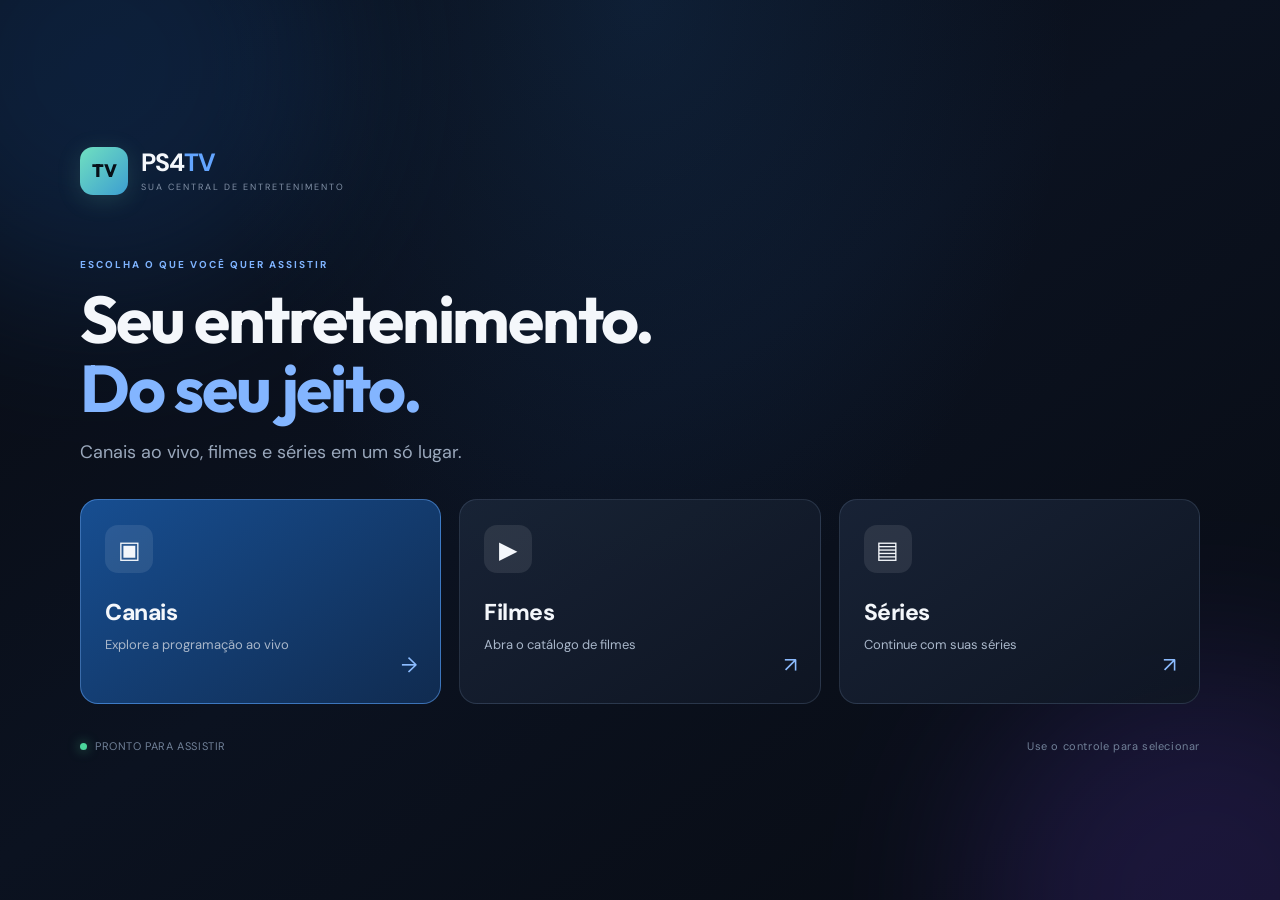
<file: ps4-tv/index.html>
<!doctype html>
<html lang="pt-BR">
<head>
  <meta charset="utf-8">
  <meta name="viewport" content="width=device-width, initial-scale=1, viewport-fit=cover">
  <meta name="theme-color" content="#080b12">
  <title>PS4 TV</title>
  <link rel="stylesheet" href="style.css">
</head>
<body>

  <main id="launcherView" class="launcher-view" aria-label="Menu principal">
    <div class="launcher-glow launcher-glow-one"></div>
    <div class="launcher-glow launcher-glow-two"></div>
    <section class="launcher-content">
      <div class="launcher-brand">
        <div class="brand-mark launcher-mark">TV</div>
        <div><strong>PS4<span>TV</span></strong><small>SUA CENTRAL DE ENTRETENIMENTO</small></div>
      </div>
      <p class="eyebrow launcher-eyebrow">ESCOLHA O QUE VOCÊ QUER ASSISTIR</p>
      <h1 class="launcher-title">Seu entretenimento.<br><span>Do seu jeito.</span></h1>
      <p class="launcher-subtitle">Canais ao vivo, filmes e séries em um só lugar.</p>
      <div class="launcher-buttons">
        <button id="launchChannels" class="launcher-card launcher-card-primary" type="button">
          <span class="launcher-icon" aria-hidden="true">▣</span>
          <span class="launcher-card-title">Canais</span>
          <span class="launcher-card-description">Explore a programação ao vivo</span>
          <span class="launcher-card-arrow" aria-hidden="true">→</span>
        </button>
        <button id="launchMovies" class="launcher-card" type="button" data-watch="filmes">
          <span class="launcher-icon" aria-hidden="true">▶</span>
          <span class="launcher-card-title">Filmes</span>
          <span class="launcher-card-description">Abra o catálogo de filmes</span>
          <span class="launcher-card-arrow" aria-hidden="true">↗</span>
        </button>
        <button id="launchSeries" class="launcher-card" type="button" data-watch="series">
          <span class="launcher-icon" aria-hidden="true">▤</span>
          <span class="launcher-card-title">Séries</span>
          <span class="launcher-card-description">Continue com suas séries</span>
          <span class="launcher-card-arrow" aria-hidden="true">↗</span>
        </button>
      </div>
      <div class="launcher-footer"><span><i class="launcher-status-dot"></i> PRONTO PARA ASSISTIR</span><span>Use o controle para selecionar</span></div>
    </section>
  </main>

  <div class="app-shell hidden">
    <header class="topbar">
      <div class="brand" aria-label="PS4 TV">
        <div class="brand-mark">TV</div>
        <div><strong>PS4<span>TV</span></strong><small>SUA CENTRAL DE CANAIS</small></div>
      </div>
      <label class="search-wrap">
        <span aria-hidden="true">⌕</span>
        <input id="searchInput" type="search" placeholder="Buscar canal..." autocomplete="off" aria-label="Buscar canal">
        <kbd>/</kbd>
      </label>
      <div class="top-actions">
        <button id="favoritesToggle" class="ghost-button" type="button" aria-pressed="false">★ Favoritos</button>
        <span id="channelCount" class="channel-count">Carregando...</span>
      </div>
    </header>

    <div class="layout">
      <aside class="sidebar">
        <p class="side-label">BIBLIOTECA</p>
        <nav id="categoryNav" class="category-nav" aria-label="Categorias">
          <button class="category-button active" data-category="0" type="button"><span>▦</span> Todos</button>
        </nav>
        <div class="sidebar-bottom">
          <div class="status-dot"></div>
          <div><strong>PS4 TV</strong><small>Interface experimental</small></div>
        </div>
      </aside>

      <main class="main-content">
        <section id="homeView">
          <div class="welcome-row">
            <div>
              <p class="eyebrow">SEU ENTRETENIMENTO, EM UM SÓ LUGAR</p>
              <h1 id="sectionTitle">Todos os canais</h1>
              <p id="sectionSubtitle" class="subtitle">Escolha um canal para começar a assistir.</p>
            </div>
            <div class="remote-hint"><span>✦</span> Navegue com o controle do PS4</div>
          </div>
          <div id="recentSection" class="recent-section hidden">
            <div class="section-heading"><h2>Continuar assistindo</h2><span>ÚLTIMO ACESSADO</span></div>
            <div id="recentCard" class="recent-card"></div>
          </div>
          <div class="section-heading channels-heading"><h2 id="gridHeading">Canais</h2><span id="gridMeta"></span></div>
          <div id="channelGrid" class="channel-grid" aria-live="polite"></div>
          <div id="emptyState" class="empty-state hidden"><div>⌕</div><h2>Nenhum canal encontrado</h2><p>Tente outro nome ou selecione uma categoria diferente.</p></div>
        </section>

        <section id="playerView" class="player-view hidden">
          <div class="player-toolbar">
            <button id="backButton" class="back-button" type="button">← Voltar aos canais</button>
            <div class="now-playing"><span class="live-dot"></span> AGORA ASSISTINDO</div>
            <button id="openExternalButton" class="ghost-button" type="button">Abrir link ↗</button>
          </div>
          <div class="player-frame-wrap">
            <div id="playerPlaceholder" class="player-placeholder">
              <div class="placeholder-logo">TV</div>
              <h2 id="playerChannelName">Canal</h2>
              <p>Carregando transmissão...</p>
              <div class="loading-bar"><i></i></div>
              <p class="player-tip">Se o vídeo não aparecer, use <strong>“Abrir link”</strong> para testar a página original do canal.</p>
            </div>
            <iframe id="channelFrame" title="Reprodutor do canal" allow="autoplay; fullscreen; encrypted-media; picture-in-picture" allowfullscreen referrerpolicy="strict-origin-when-cross-origin"></iframe>
          </div>
          <div class="player-info"><div><p class="eyebrow">CANAL SELECIONADO</p><h1 id="playerInfoName">Canal</h1></div><p>Pressione <kbd>O</kbd> ou selecione “Voltar aos canais” para retornar.</p></div>
        </section>
      </main>
    </div>
    <footer class="footer"><span>PS4 TV</span><span>Feito para navegar pelo controle</span><span id="footerStatus">Pronto</span></footer>
  </div>
  <div id="toast" class="toast" role="status" aria-live="polite"></div>
  <script src="app.js"></script>
</body>
</html>
</file>
<file: ps4-tv/style.css>
@import url('https://fonts.googleapis.com/css2?family=DM+Sans:wght@400;500;600;700&family=Outfit:wght@400;500;600;700;800&display=swap');
:root{color-scheme:dark;--bg:#080b12;--panel:#101621;--panel2:#151e2b;--line:#253144;--muted:#8c9aaf;--text:#f3f6fb;--accent:#70e0c0;--accent2:#a0f1da;--focus:#f7cb75}
*{box-sizing:border-box}
html{background:var(--bg);scroll-behavior:smooth}
body{margin:0;background:radial-gradient(ellipse at 72% -15%,#172e3c 0,transparent 40%),var(--bg);color:var(--text);font-family:'DM Sans',Arial,sans-serif;min-height:100vh}
button,input{font:inherit}
button{color:inherit;cursor:pointer}
button:focus-visible,input:focus-visible,.channel-card:focus-visible{outline:3px solid var(--focus);outline-offset:3px}
.app-shell{min-height:100vh;display:flex;flex-direction:column}
.topbar{height:86px;display:flex;align-items:center;gap:34px;padding:0 4.2%;border-bottom:1px solid rgba(255,255,255,.07);background:rgba(8,11,18,.8)}
.brand{display:flex;align-items:center;gap:12px;min-width:205px}
.brand-mark{height:43px;width:43px;border-radius:13px;background:linear-gradient(135deg,var(--accent),#3c9ed1);color:#071018;font-family:Outfit,sans-serif;font-size:17px;font-weight:800;display:grid;place-items:center;box-shadow:0 5px 25px #70e0c028}
.brand strong{font-family:Outfit,sans-serif;font-size:23px;letter-spacing:-.8px;display:block;line-height:1}
.brand strong span{color:var(--accent)}
.brand small{display:block;color:var(--muted);font-size:9px;letter-spacing:1.5px;margin-top:6px}
.search-wrap{height:43px;max-width:470px;flex:1;display:flex;align-items:center;gap:10px;background:#111824;border:1px solid #263244;border-radius:12px;padding:0 13px;color:var(--muted)}
.search-wrap>span{font-size:24px;line-height:1}
.search-wrap input{width:100%;min-width:0;border:0;outline:0;background:transparent;color:var(--text);font-size:14px}
.search-wrap input::placeholder{color:#77869a}
kbd{font-family:inherit;border:1px solid #354154;background:#1a2432;border-radius:5px;padding:2px 6px;color:#9caabd;font-size:11px}
.top-actions{display:flex;align-items:center;gap:16px;margin-left:auto}
.ghost-button{border:1px solid #2a3649;background:#121a27;padding:10px 13px;border-radius:9px;font-size:12px;font-weight:700;white-space:nowrap}
.ghost-button[aria-pressed="true"]{border-color:var(--accent);color:var(--accent);background:#70e0c012}
.channel-count{font-size:11px;color:var(--muted);white-space:nowrap}
.layout{display:grid;grid-template-columns:230px minmax(0,1fr);flex:1}
.sidebar{border-right:1px solid rgba(255,255,255,.07);padding:31px 18px 20px 24px;display:flex;flex-direction:column;min-height:calc(100vh - 132px)}
.side-label,.eyebrow{font-size:10px;letter-spacing:1.8px;font-weight:700;color:var(--muted);margin:0 0 15px}
.category-nav{display:flex;flex-direction:column;gap:5px}
.category-button{width:100%;display:flex;align-items:center;gap:12px;text-align:left;padding:12px 13px;background:transparent;border:1px solid transparent;border-radius:10px;color:#aeb9c9;font-size:13px;font-weight:600}
.category-button span{font-size:17px;width:20px;text-align:center;color:#8190a5}
.category-button:hover{background:#131b28;color:#fff}
.category-button.active{background:linear-gradient(90deg,#70e0c019,transparent);border-color:#70e0c02b;color:var(--accent)}
.category-button.active span{color:var(--accent)}
.sidebar-bottom{margin-top:auto;padding:16px 5px 0;border-top:1px solid rgba(255,255,255,.07);display:flex;align-items:center;gap:10px}
.status-dot{width:8px;height:8px;border-radius:50%;background:var(--accent);box-shadow:0 0 12px #70e0c077}
.sidebar-bottom strong,.sidebar-bottom small{display:block}.sidebar-bottom strong{font-size:12px}.sidebar-bottom small{font-size:10px;color:var(--muted);margin-top:4px}
.main-content{padding:39px 4.2% 48px;min-width:0}
.welcome-row{display:flex;align-items:flex-end;justify-content:space-between;gap:20px;margin-bottom:35px}
.eyebrow{color:var(--accent);margin-bottom:9px}
h1,h2,p{margin-top:0}
h1{font-family:Outfit,sans-serif;font-size:clamp(27px,3vw,40px);line-height:1.1;letter-spacing:-1.1px;margin-bottom:10px}
.subtitle{color:var(--muted);font-size:14px;margin-bottom:0}
.remote-hint{display:flex;align-items:center;gap:8px;color:#9eacbe;font-size:11px;padding-bottom:4px;white-space:nowrap}
.remote-hint span{color:var(--accent);font-size:17px}
.section-heading{display:flex;align-items:center;justify-content:space-between;margin:0 0 17px}
.section-heading h2{font-family:Outfit,sans-serif;font-size:19px;letter-spacing:-.4px;margin:0}
.section-heading>span{font-size:9px;color:var(--muted);letter-spacing:1.4px}
.channels-heading{margin-top:2px}
.channel-grid{display:grid;grid-template-columns:repeat(5,minmax(0,1fr));gap:14px}
.channel-card{position:relative;min-width:0;text-align:left;padding:0;border:1px solid #222e40;border-radius:13px;overflow:hidden;background:linear-gradient(145deg,#141d2a,#0e141e);transition:transform .15s,border-color .15s,background .15s;display:flex;flex-direction:column}
.channel-card:hover,.channel-card:focus-visible{transform:translateY(-3px);border-color:#70e0c0a8;background:#172431}
.channel-art{height:100px;display:grid;place-items:center;padding:16px;background:radial-gradient(ellipse at center,#24374a 0,transparent 68%);position:relative}
.channel-art img{max-width:100%;max-height:67px;object-fit:contain;filter:drop-shadow(0 3px 8px #0005)}
.channel-art .fallback-logo{font-family:Outfit,sans-serif;font-size:22px;font-weight:800;color:#e7eef7;letter-spacing:-1px;text-align:center}
.favorite-star{position:absolute;right:8px;top:8px;width:25px;height:25px;border:1px solid #ffffff16;background:#080b12b8;border-radius:8px;color:#78879b;font-size:14px;display:grid;place-items:center;padding:0}
.favorite-star.is-favorite{color:var(--focus);border-color:#f7cb7540}
.card-copy{padding:12px 12px 13px;border-top:1px solid #ffffff09;display:flex;flex-direction:column;gap:5px}
.card-name{font-size:12px;font-weight:700;line-height:1.35;overflow:hidden;text-overflow:ellipsis;white-space:nowrap}
.card-category{font-size:10px;color:var(--muted);overflow:hidden;text-overflow:ellipsis;white-space:nowrap}
.recent-section{margin-bottom:31px}
.recent-card{max-width:520px}
.recent-card .channel-card{display:grid;grid-template-columns:130px 1fr;align-items:stretch}
.recent-card .channel-art{height:83px}.recent-card .card-copy{justify-content:center;border-top:0;border-left:1px solid #ffffff09}
.hidden{display:none!important}
.empty-state{text-align:center;padding:70px 20px;color:var(--muted)}
.empty-state>div{font-size:45px;color:#5d6b7f}.empty-state h2{font-family:Outfit,sans-serif;color:var(--text);margin:12px 0}.empty-state p{font-size:13px}
.footer{height:46px;border-top:1px solid rgba(255,255,255,.06);display:flex;align-items:center;justify-content:space-between;padding:0 4.2%;font-size:10px;color:#65748a}
.footer span:first-child{font-weight:700;color:#9aa8ba;letter-spacing:1px}
.player-view{min-height:65vh}
.player-toolbar{display:flex;align-items:center;gap:16px;margin-bottom:18px}
.back-button{background:#151e2b;border:1px solid #2a374a;border-radius:9px;padding:11px 14px;font-size:12px;font-weight:700}
.now-playing{font-size:10px;color:#c4cfdd;letter-spacing:1.5px;display:flex;align-items:center;gap:8px}
.live-dot{width:7px;height:7px;border-radius:50%;background:#f06f77;box-shadow:0 0 12px #f06f7780}
.player-toolbar .ghost-button{margin-left:auto}
.player-frame-wrap{height:min(65vh,650px);min-height:310px;position:relative;border:1px solid #29374a;border-radius:15px;overflow:hidden;background:#020306;display:grid;place-items:center}
#channelFrame{position:absolute;inset:0;width:100%;height:100%;border:0;background:#000}
.player-placeholder{position:absolute;z-index:1;display:flex;flex-direction:column;align-items:center;text-align:center;gap:9px;padding:25px;pointer-events:none}
.player-placeholder h2{font-family:Outfit,sans-serif;margin:4px 0 0;font-size:24px}.player-placeholder p{color:#9ba9bc;font-size:12px;margin:0}
.placeholder-logo{height:55px;width:55px;border-radius:16px;background:linear-gradient(135deg,var(--accent),#3c9ed1);color:#071018;font-family:Outfit,sans-serif;font-size:21px;font-weight:800;display:grid;place-items:center}
.loading-bar{width:130px;height:3px;background:#253144;border-radius:4px;overflow:hidden;margin:7px 0}
.loading-bar i{display:block;width:40%;height:100%;background:var(--accent);animation:loading 1.3s infinite ease-in-out}
@keyframes loading{0%{transform:translateX(-100%)}100%{transform:translateX(350%)}}
.player-placeholder .player-tip{max-width:420px;margin-top:10px;line-height:1.6}
.player-info{display:flex;justify-content:space-between;align-items:center;gap:20px;padding:23px 2px}
.player-info h1{font-size:26px;margin:0}.player-info>p{font-size:11px;color:var(--muted);margin:0}
.toast{position:fixed;bottom:60px;left:50%;transform:translate(-50%,15px);padding:11px 16px;background:#1c2938;border:1px solid #35465c;border-radius:10px;color:#f4f7fb;font-size:12px;opacity:0;pointer-events:none;transition:opacity .2s,transform .2s;z-index:20;max-width:80vw;text-align:center}
.toast.show{opacity:1;transform:translate(-50%,0)}
@media(max-width:1250px){.channel-grid{grid-template-columns:repeat(4,minmax(0,1fr))}.topbar{gap:20px}.brand{min-width:170px}}
@media(max-width:900px){.layout{grid-template-columns:180px minmax(0,1fr)}.sidebar{padding-left:14px;padding-right:12px}.channel-grid{grid-template-columns:repeat(3,minmax(0,1fr))}.channel-count{display:none}.main-content{padding-left:25px;padding-right:25px}.remote-hint{display:none}}
@media(max-width:620px){.topbar{height:auto;min-height:78px;padding:14px 16px;flex-wrap:wrap;gap:12px}.brand{min-width:0;flex:1}.brand-mark{width:36px;height:36px}.brand strong{font-size:20px}.brand small{font-size:8px}.search-wrap{order:3;flex-basis:100%;max-width:none}.top-actions{margin-left:0}.ghost-button{padding:9px}.layout{display:block}.sidebar{min-height:0;padding:12px 14px;border-right:0;border-bottom:1px solid #ffffff0d}.side-label{display:none}.category-nav{flex-direction:row;overflow-x:auto;padding:2px 0}.category-button{width:auto;white-space:nowrap;padding:9px 12px}.sidebar-bottom{display:none}.main-content{padding:27px 16px}.welcome-row{margin-bottom:27px}.channel-grid{grid-template-columns:repeat(2,minmax(0,1fr));gap:10px}.channel-art{height:83px}.card-copy{padding:10px}.footer{padding:0 16px}.footer span:nth-child(2){display:none}.player-frame-wrap{min-height:240px;height:50vh}.player-info{align-items:flex-start;flex-direction:column}.now-playing{display:none}}
@media(prefers-reduced-motion:reduce){*,*::before,*::after{animation-duration:.01ms!important;scroll-behavior:auto!important;transition-duration:.01ms!important}}


/* --- Nova tela inicial de categorias --- */
.launcher-view {
  position: fixed;
  inset: 0;
  z-index: 100;
  min-height: 100vh;
  min-height: 100dvh;
  overflow: auto;
  display: grid;
  place-items: center;
  padding: clamp(24px, 5vw, 64px);
  isolation: isolate;
  background:
    radial-gradient(ellipse at 50% 0%, rgba(32, 90, 155, .22), transparent 48%),
    linear-gradient(145deg, #080b12 0%, #0b1220 48%, #080b12 100%);
  color: #f4f7fb;
}
.launcher-glow {
  position: absolute;
  z-index: -1;
  width: 36vw;
  height: 36vw;
  min-width: 260px;
  min-height: 260px;
  border-radius: 50%;
  filter: blur(85px);
  opacity: .16;
  pointer-events: none;
}
.launcher-glow-one { top: -18%; left: -10%; background: #2585ff; }
.launcher-glow-two { right: -12%; bottom: -25%; background: #7c4dff; }
.launcher-content { width: min(1120px, 100%); margin: auto; }
.launcher-brand { display: flex; align-items: center; gap: 13px; margin-bottom: clamp(35px, 7vh, 76px); }
.launcher-brand strong { display: block; font-size: 25px; letter-spacing: -.8px; line-height: 1.1; }
.launcher-brand strong span { color: #63a5ff; }
.launcher-brand small { display: block; margin-top: 5px; color: #8291a7; font-size: 9px; letter-spacing: 2px; }
.launcher-mark { display: grid; place-items: center; width: 48px; height: 48px; font-size: 18px; }
.launcher-eyebrow { margin-bottom: 14px; color: #7fb4ff; letter-spacing: 2px; }
.launcher-title { margin: 0; font-size: clamp(38px, 5.2vw, 66px); line-height: 1.04; letter-spacing: -2.2px; }
.launcher-title span { color: #83b5ff; }
.launcher-subtitle { margin: 18px 0 35px; color: #9aa8bc; font-size: clamp(15px, 1.6vw, 18px); }
.launcher-buttons { display: grid; grid-template-columns: repeat(3, minmax(0, 1fr)); gap: 18px; }
.launcher-card {
  position: relative;
  display: flex;
  min-height: 205px;
  flex-direction: column;
  align-items: flex-start;
  padding: 25px 24px 23px;
  text-align: left;
  color: #f4f7fb;
  background: linear-gradient(145deg, rgba(25, 36, 55, .95), rgba(15, 22, 35, .95));
  border: 1px solid rgba(150, 175, 210, .17);
  border-radius: 18px;
  cursor: pointer;
  transition: transform .16s ease, border-color .16s ease, background .16s ease, box-shadow .16s ease;
  font: inherit;
}
.launcher-card-primary { background: linear-gradient(145deg, #174e91, #102b50); border-color: rgba(101, 170, 255, .5); }
.launcher-card:focus-visible, .launcher-card:hover {
  outline: none;
  transform: translateY(-4px);
  border-color: #83b5ff;
  box-shadow: 0 0 0 3px rgba(87, 155, 255, .2), 0 18px 45px rgba(0, 0, 0, .25);
}
.launcher-card:focus-visible { box-shadow: 0 0 0 4px rgba(131, 181, 255, .38), 0 18px 45px rgba(0, 0, 0, .3); }
.launcher-icon { display: grid; place-items: center; width: 48px; height: 48px; margin-bottom: 24px; border-radius: 13px; background: rgba(255,255,255,.09); font-size: 24px; }
.launcher-card-title { font-size: 23px; font-weight: 750; letter-spacing: -.5px; }
.launcher-card-description { margin-top: 8px; padding-right: 18px; color: #a9b7ca; font-size: 13px; line-height: 1.5; }
.launcher-card-arrow { position: absolute; right: 23px; bottom: 24px; color: #8cbcff; font-size: 21px; }
.launcher-footer { display: flex; justify-content: space-between; gap: 15px; margin-top: 35px; color: #718198; font-size: 11px; letter-spacing: .6px; }
.launcher-footer > span:first-child { display: flex; align-items: center; gap: 8px; }
.launcher-status-dot { width: 7px; height: 7px; border-radius: 50%; background: #4bd69b; box-shadow: 0 0 12px rgba(75,214,155,.6); }
.watch-page { position: fixed; inset: 0; overflow: hidden; background: #05070b; color: #fff; }
.watch-frame { position: absolute; inset: 0; width: 100%; height: 100%; border: 0; background: #05070b; }
.watch-toolbar { position: absolute; z-index: 5; top: 14px; left: 14px; right: 14px; display: flex; justify-content: space-between; gap: 12px; opacity: 0; transition: opacity .2s ease; pointer-events: none; }
.watch-page:hover .watch-toolbar, .watch-toolbar:focus-within { opacity: 1; }
.watch-toolbar button, .watch-fallback button { pointer-events: auto; border: 1px solid rgba(255,255,255,.22); border-radius: 9px; background: rgba(7,12,20,.88); color: #fff; padding: 11px 15px; font: inherit; cursor: pointer; }
.watch-toolbar button:focus-visible, .watch-fallback button:focus-visible { outline: 3px solid #83b5ff; }
.watch-fallback { position: absolute; z-index: 4; left: 50%; bottom: 24px; transform: translateX(-50%); display: flex; align-items: center; gap: 10px; max-width: calc(100vw - 30px); padding: 10px; border: 1px solid rgba(255,255,255,.12); border-radius: 12px; background: rgba(7,12,20,.92); color: #c4cfdf; font-size: 13px; }
.watch-fallback[hidden] { display: none; }
@media (max-width: 760px) {
  .launcher-view { padding: 26px 20px; align-items: start; }
  .launcher-brand { margin-bottom: 38px; }
  .launcher-title { letter-spacing: -1.2px; }
  .launcher-buttons { grid-template-columns: 1fr; gap: 12px; }
  .launcher-card { min-height: 125px; padding: 19px 20px; }
  .launcher-icon { width: 39px; height: 39px; margin-bottom: 12px; font-size: 20px; }
  .launcher-card-title { font-size: 20px; }
  .launcher-footer { flex-wrap: wrap; margin-top: 25px; }
}
@media (prefers-reduced-motion: reduce) {
  .launcher-card, .watch-toolbar { transition: none; }
}
</file>
